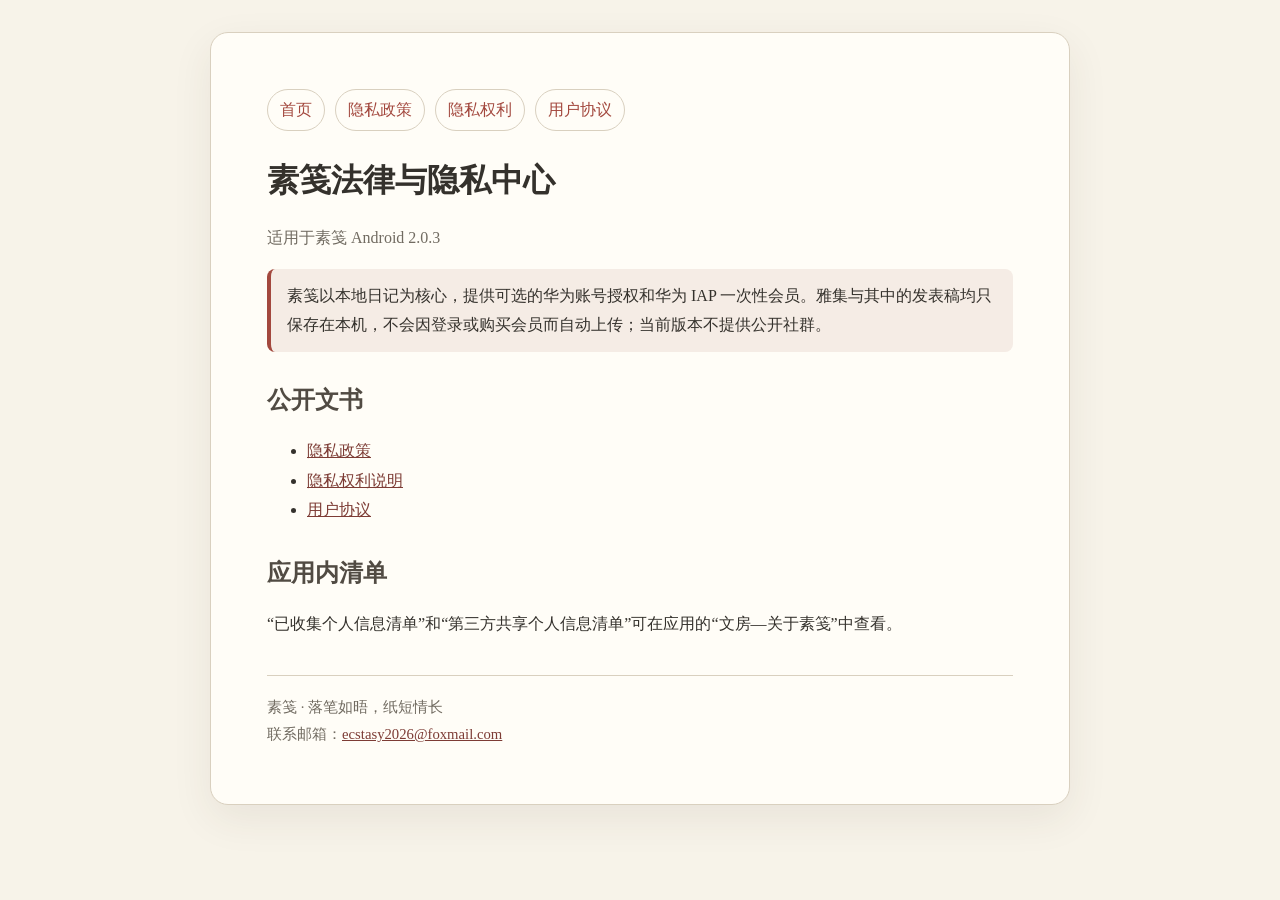
<file: index.html>
<!doctype html>
<html lang="zh-CN">
<head>
  <meta charset="utf-8">
  <meta name="viewport" content="width=device-width,initial-scale=1">
  <meta name="description" content="素笺法律与隐私中心">
  <title>法律与隐私中心｜素笺</title>
  <link rel="stylesheet" href="styles.css">
</head>
<body>
<main>
  <nav aria-label="法律文书导航">
    <a href="index.html">首页</a>
    <a href="privacy.html">隐私政策</a>
    <a href="privacy-rights.html">隐私权利</a>
    <a href="user-agreement.html">用户协议</a>
  </nav>
  <h1>素笺法律与隐私中心</h1>
  <p class="meta">适用于素笺 Android 2.0.3</p>
  <p class="notice">素笺以本地日记为核心，提供可选的华为账号授权和华为 IAP 一次性会员。雅集与其中的发表稿均只保存在本机，不会因登录或购买会员而自动上传；当前版本不提供公开社群。</p>
  <h2>公开文书</h2>
  <ul>
    <li><a href="privacy.html">隐私政策</a></li>
    <li><a href="privacy-rights.html">隐私权利说明</a></li>
    <li><a href="user-agreement.html">用户协议</a></li>
  </ul>
  <h2>应用内清单</h2>
  <p>“已收集个人信息清单”和“第三方共享个人信息清单”可在应用的“文房—关于素笺”中查看。</p>
  <footer>素笺 · 落笔如晤，纸短情长<br>联系邮箱：<a href="mailto:ecstasy2026@foxmail.com">ecstasy2026@foxmail.com</a></footer>
</main>
</body>
</html>
</file>
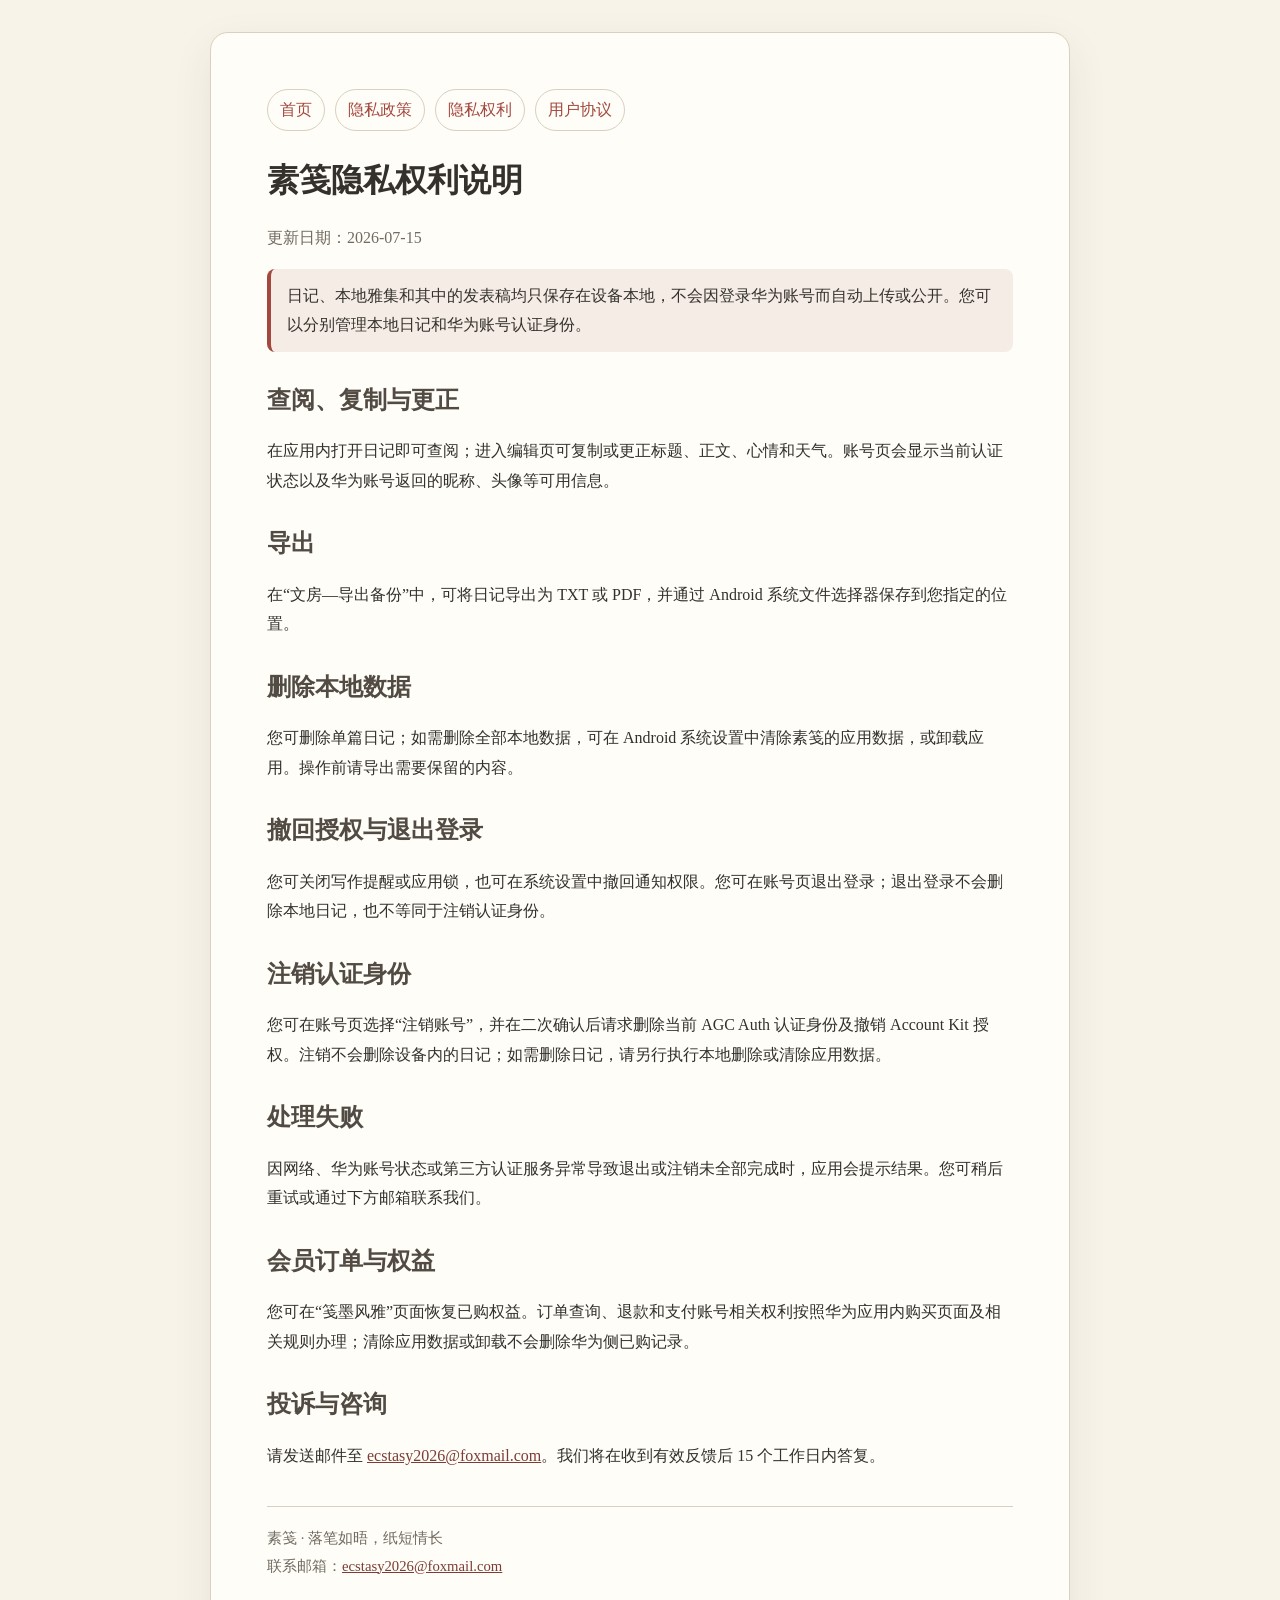
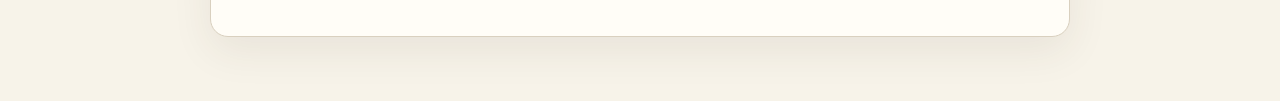
<file: privacy-rights.html>
<!doctype html>
<html lang="zh-CN"><head><meta charset="utf-8"><meta name="viewport" content="width=device-width,initial-scale=1"><meta name="description" content="素笺隐私权利说明"><title>隐私权利｜素笺</title><link rel="stylesheet" href="styles.css"></head><body><main>
<nav aria-label="法律文书导航"><a href="index.html">首页</a><a href="privacy.html">隐私政策</a><a href="privacy-rights.html">隐私权利</a><a href="user-agreement.html">用户协议</a></nav>
<h1>素笺隐私权利说明</h1><p class="meta">更新日期：2026-07-15</p>
<p class="notice">日记、本地雅集和其中的发表稿均只保存在设备本地，不会因登录华为账号而自动上传或公开。您可以分别管理本地日记和华为账号认证身份。</p>
<h2>查阅、复制与更正</h2><p>在应用内打开日记即可查阅；进入编辑页可复制或更正标题、正文、心情和天气。账号页会显示当前认证状态以及华为账号返回的昵称、头像等可用信息。</p>
<h2>导出</h2><p>在“文房—导出备份”中，可将日记导出为 TXT 或 PDF，并通过 Android 系统文件选择器保存到您指定的位置。</p>
<h2>删除本地数据</h2><p>您可删除单篇日记；如需删除全部本地数据，可在 Android 系统设置中清除素笺的应用数据，或卸载应用。操作前请导出需要保留的内容。</p>
<h2>撤回授权与退出登录</h2><p>您可关闭写作提醒或应用锁，也可在系统设置中撤回通知权限。您可在账号页退出登录；退出登录不会删除本地日记，也不等同于注销认证身份。</p>
<h2>注销认证身份</h2><p>您可在账号页选择“注销账号”，并在二次确认后请求删除当前 AGC Auth 认证身份及撤销 Account Kit 授权。注销不会删除设备内的日记；如需删除日记，请另行执行本地删除或清除应用数据。</p>
<h2>处理失败</h2><p>因网络、华为账号状态或第三方认证服务异常导致退出或注销未全部完成时，应用会提示结果。您可稍后重试或通过下方邮箱联系我们。</p>
<h2>会员订单与权益</h2><p>您可在“笺墨风雅”页面恢复已购权益。订单查询、退款和支付账号相关权利按照华为应用内购买页面及相关规则办理；清除应用数据或卸载不会删除华为侧已购记录。</p>
<h2>投诉与咨询</h2><p>请发送邮件至 <a href="mailto:ecstasy2026@foxmail.com">ecstasy2026@foxmail.com</a>。我们将在收到有效反馈后 15 个工作日内答复。</p>
<footer>素笺 · 落笔如晤，纸短情长<br>联系邮箱：<a href="mailto:ecstasy2026@foxmail.com">ecstasy2026@foxmail.com</a></footer>
</main></body></html>
</file>
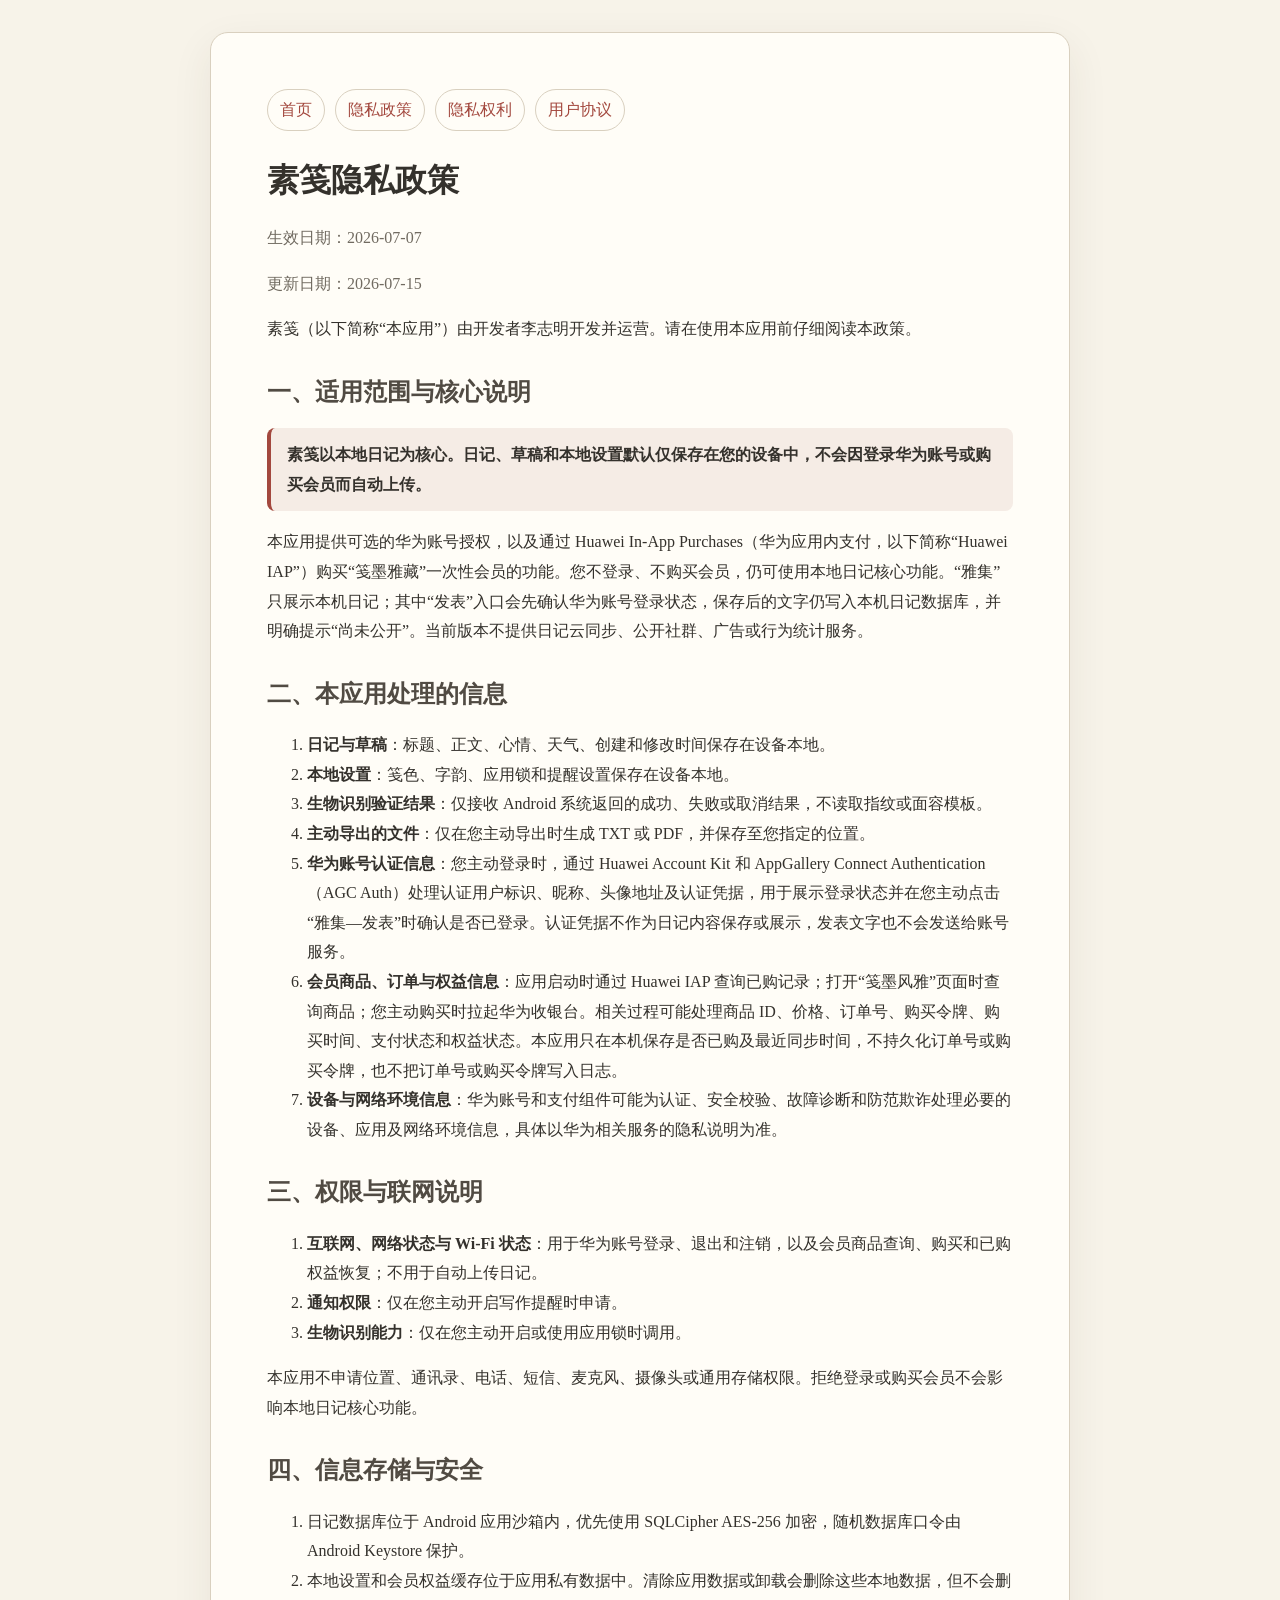
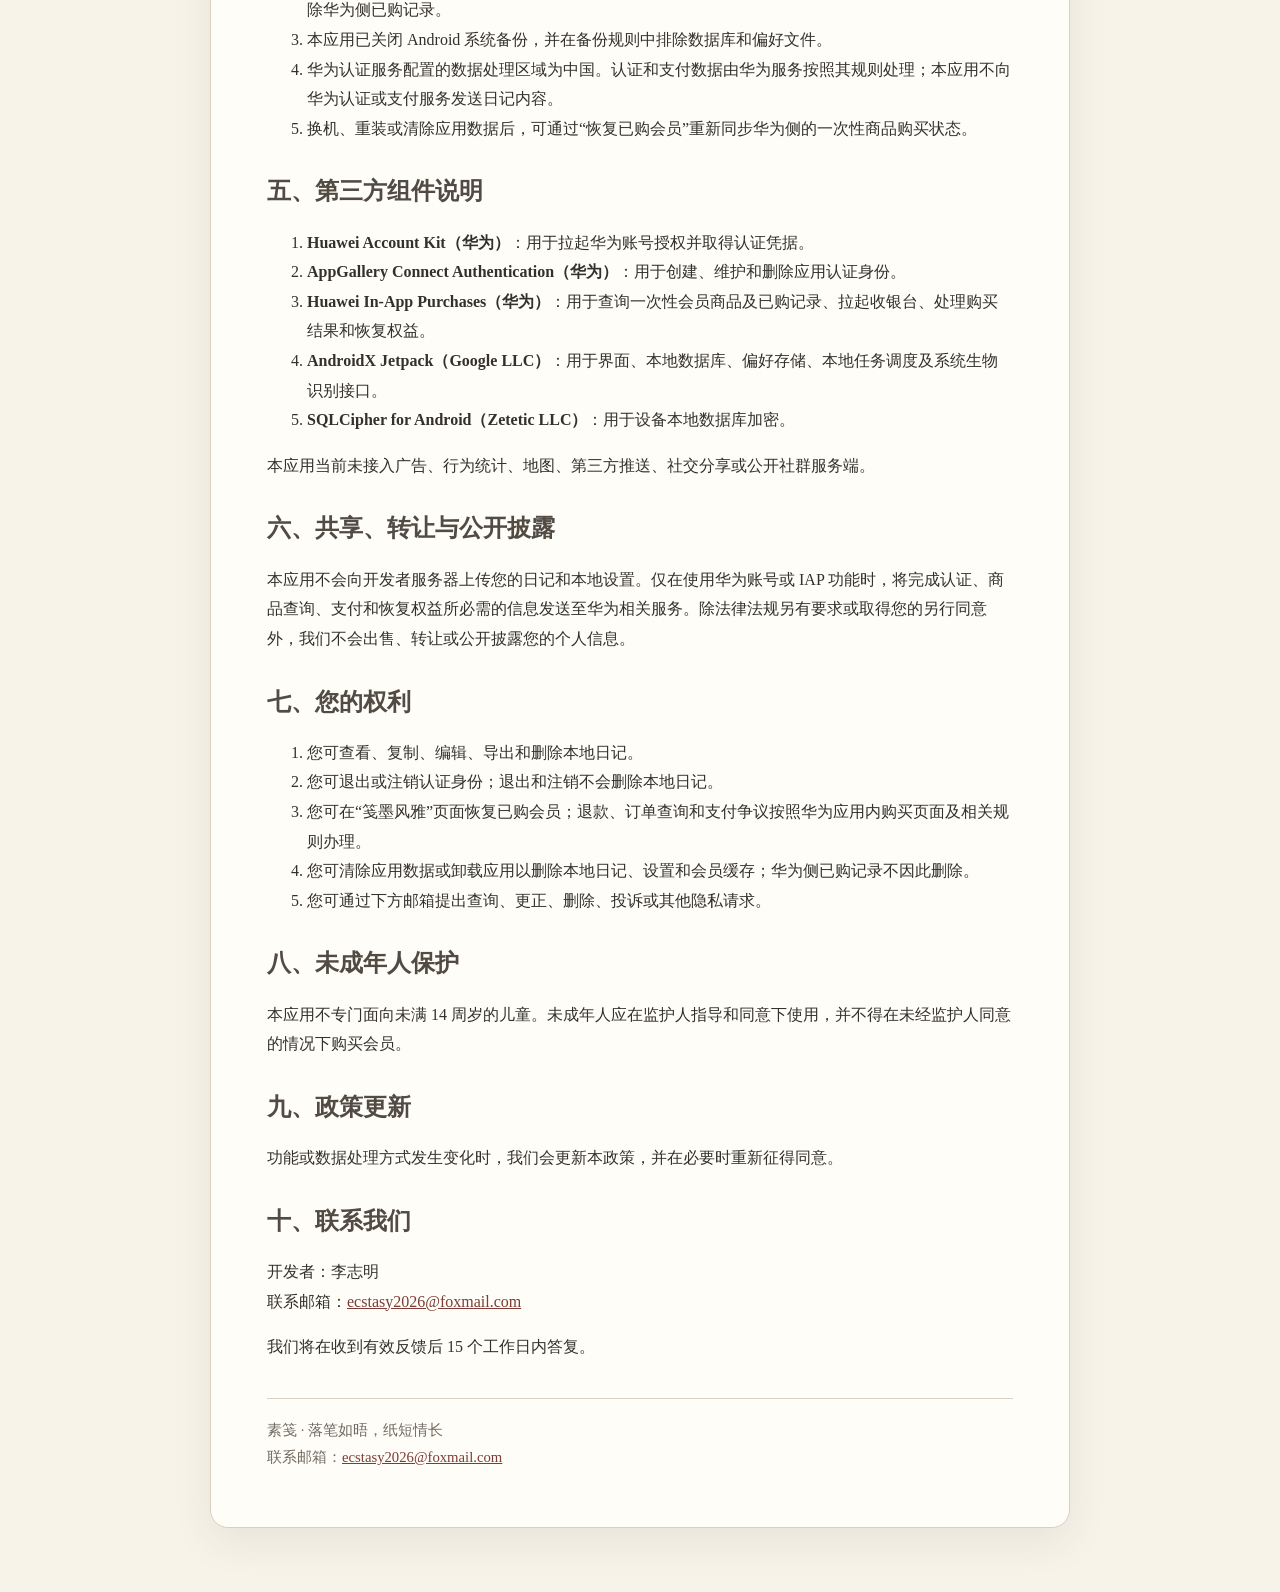
<file: privacy.html>
<!doctype html>
<html lang="zh-CN">
<head>
  <meta charset="utf-8">
  <meta name="viewport" content="width=device-width,initial-scale=1">
  <meta name="description" content="素笺隐私政策">
  <title>隐私政策｜素笺</title>
  <link rel="stylesheet" href="styles.css">
</head>
<body>
<main>
  <nav aria-label="法律文书导航"><a href="index.html">首页</a><a href="privacy.html">隐私政策</a><a href="privacy-rights.html">隐私权利</a><a href="user-agreement.html">用户协议</a></nav>
  <h1>素笺隐私政策</h1>
  <p class="meta">生效日期：2026-07-07</p>
  <p class="meta">更新日期：2026-07-15</p>
  <p>素笺（以下简称“本应用”）由开发者李志明开发并运营。请在使用本应用前仔细阅读本政策。</p>

  <h2>一、适用范围与核心说明</h2>
  <p class="notice"><strong>素笺以本地日记为核心。日记、草稿和本地设置默认仅保存在您的设备中，不会因登录华为账号或购买会员而自动上传。</strong></p>
  <p>本应用提供可选的华为账号授权，以及通过 Huawei In-App Purchases（华为应用内支付，以下简称“Huawei IAP”）购买“笺墨雅藏”一次性会员的功能。您不登录、不购买会员，仍可使用本地日记核心功能。“雅集”只展示本机日记；其中“发表”入口会先确认华为账号登录状态，保存后的文字仍写入本机日记数据库，并明确提示“尚未公开”。当前版本不提供日记云同步、公开社群、广告或行为统计服务。</p>

  <h2>二、本应用处理的信息</h2>
  <ol>
    <li><strong>日记与草稿</strong>：标题、正文、心情、天气、创建和修改时间保存在设备本地。</li>
    <li><strong>本地设置</strong>：笺色、字韵、应用锁和提醒设置保存在设备本地。</li>
    <li><strong>生物识别验证结果</strong>：仅接收 Android 系统返回的成功、失败或取消结果，不读取指纹或面容模板。</li>
    <li><strong>主动导出的文件</strong>：仅在您主动导出时生成 TXT 或 PDF，并保存至您指定的位置。</li>
    <li><strong>华为账号认证信息</strong>：您主动登录时，通过 Huawei Account Kit 和 AppGallery Connect Authentication（AGC Auth）处理认证用户标识、昵称、头像地址及认证凭据，用于展示登录状态并在您主动点击“雅集—发表”时确认是否已登录。认证凭据不作为日记内容保存或展示，发表文字也不会发送给账号服务。</li>
    <li><strong>会员商品、订单与权益信息</strong>：应用启动时通过 Huawei IAP 查询已购记录；打开“笺墨风雅”页面时查询商品；您主动购买时拉起华为收银台。相关过程可能处理商品 ID、价格、订单号、购买令牌、购买时间、支付状态和权益状态。本应用只在本机保存是否已购及最近同步时间，不持久化订单号或购买令牌，也不把订单号或购买令牌写入日志。</li>
    <li><strong>设备与网络环境信息</strong>：华为账号和支付组件可能为认证、安全校验、故障诊断和防范欺诈处理必要的设备、应用及网络环境信息，具体以华为相关服务的隐私说明为准。</li>
  </ol>

  <h2>三、权限与联网说明</h2>
  <ol>
    <li><strong>互联网、网络状态与 Wi-Fi 状态</strong>：用于华为账号登录、退出和注销，以及会员商品查询、购买和已购权益恢复；不用于自动上传日记。</li>
    <li><strong>通知权限</strong>：仅在您主动开启写作提醒时申请。</li>
    <li><strong>生物识别能力</strong>：仅在您主动开启或使用应用锁时调用。</li>
  </ol>
  <p>本应用不申请位置、通讯录、电话、短信、麦克风、摄像头或通用存储权限。拒绝登录或购买会员不会影响本地日记核心功能。</p>

  <h2>四、信息存储与安全</h2>
  <ol>
    <li>日记数据库位于 Android 应用沙箱内，优先使用 SQLCipher AES-256 加密，随机数据库口令由 Android Keystore 保护。</li>
    <li>本地设置和会员权益缓存位于应用私有数据中。清除应用数据或卸载会删除这些本地数据，但不会删除华为侧已购记录。</li>
    <li>本应用已关闭 Android 系统备份，并在备份规则中排除数据库和偏好文件。</li>
    <li>华为认证服务配置的数据处理区域为中国。认证和支付数据由华为服务按照其规则处理；本应用不向华为认证或支付服务发送日记内容。</li>
    <li>换机、重装或清除应用数据后，可通过“恢复已购会员”重新同步华为侧的一次性商品购买状态。</li>
  </ol>

  <h2>五、第三方组件说明</h2>
  <ol>
    <li><strong>Huawei Account Kit（华为）</strong>：用于拉起华为账号授权并取得认证凭据。</li>
    <li><strong>AppGallery Connect Authentication（华为）</strong>：用于创建、维护和删除应用认证身份。</li>
    <li><strong>Huawei In-App Purchases（华为）</strong>：用于查询一次性会员商品及已购记录、拉起收银台、处理购买结果和恢复权益。</li>
    <li><strong>AndroidX Jetpack（Google LLC）</strong>：用于界面、本地数据库、偏好存储、本地任务调度及系统生物识别接口。</li>
    <li><strong>SQLCipher for Android（Zetetic LLC）</strong>：用于设备本地数据库加密。</li>
  </ol>
  <p>本应用当前未接入广告、行为统计、地图、第三方推送、社交分享或公开社群服务端。</p>

  <h2>六、共享、转让与公开披露</h2>
  <p>本应用不会向开发者服务器上传您的日记和本地设置。仅在使用华为账号或 IAP 功能时，将完成认证、商品查询、支付和恢复权益所必需的信息发送至华为相关服务。除法律法规另有要求或取得您的另行同意外，我们不会出售、转让或公开披露您的个人信息。</p>

  <h2>七、您的权利</h2>
  <ol>
    <li>您可查看、复制、编辑、导出和删除本地日记。</li>
    <li>您可退出或注销认证身份；退出和注销不会删除本地日记。</li>
    <li>您可在“笺墨风雅”页面恢复已购会员；退款、订单查询和支付争议按照华为应用内购买页面及相关规则办理。</li>
    <li>您可清除应用数据或卸载应用以删除本地日记、设置和会员缓存；华为侧已购记录不因此删除。</li>
    <li>您可通过下方邮箱提出查询、更正、删除、投诉或其他隐私请求。</li>
  </ol>

  <h2>八、未成年人保护</h2>
  <p>本应用不专门面向未满 14 周岁的儿童。未成年人应在监护人指导和同意下使用，并不得在未经监护人同意的情况下购买会员。</p>
  <h2>九、政策更新</h2>
  <p>功能或数据处理方式发生变化时，我们会更新本政策，并在必要时重新征得同意。</p>
  <h2>十、联系我们</h2>
  <p>开发者：李志明<br>联系邮箱：<a href="mailto:ecstasy2026@foxmail.com">ecstasy2026@foxmail.com</a></p>
  <p>我们将在收到有效反馈后 15 个工作日内答复。</p>
  <footer>素笺 · 落笔如晤，纸短情长<br>联系邮箱：<a href="mailto:ecstasy2026@foxmail.com">ecstasy2026@foxmail.com</a></footer>
</main>
</body>
</html>
</file>
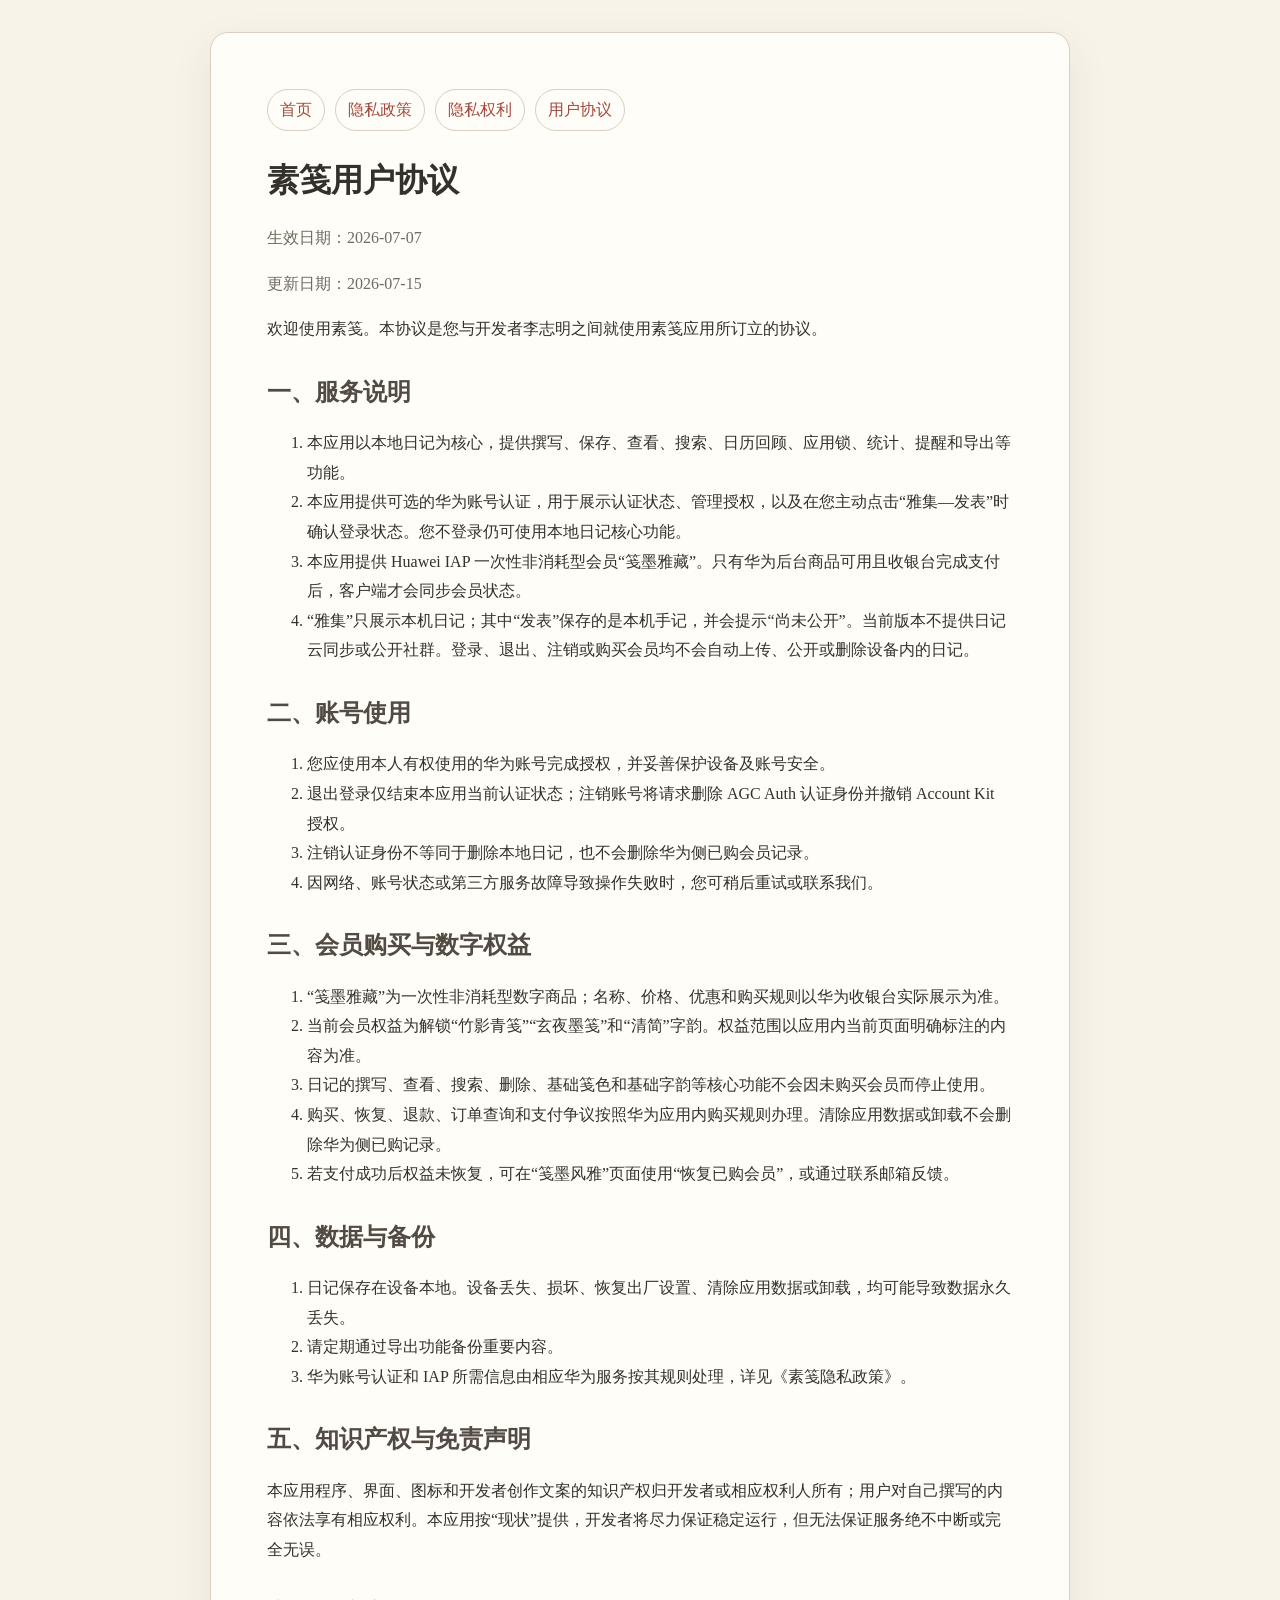
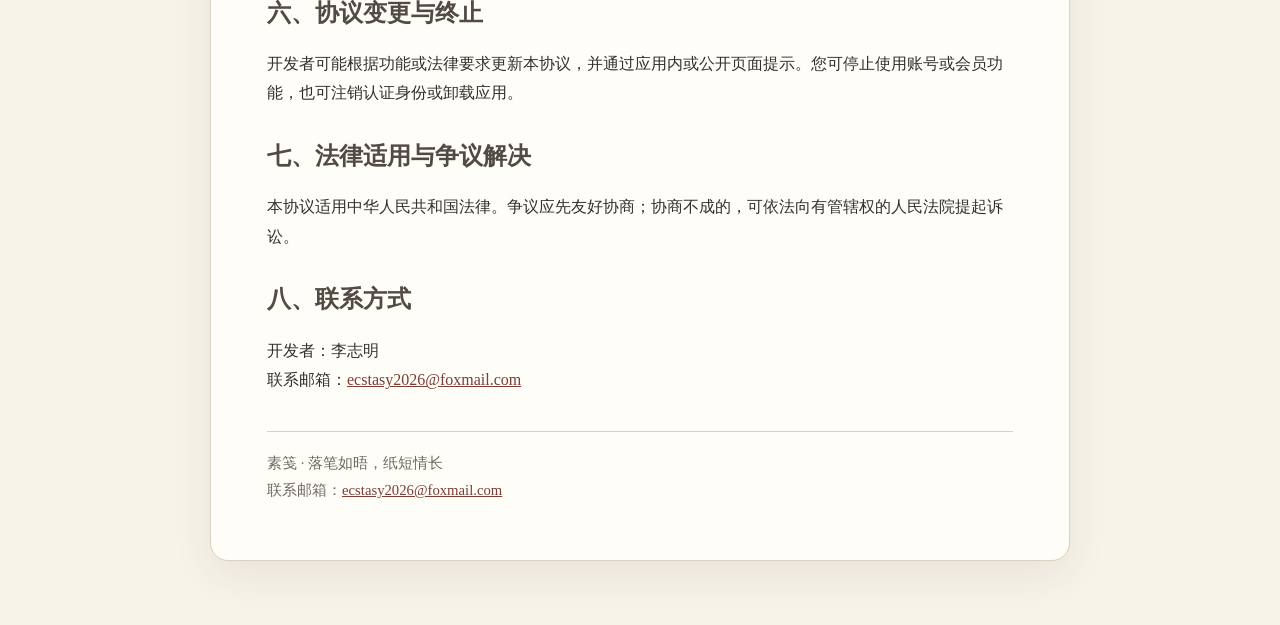
<file: user-agreement.html>
<!doctype html>
<html lang="zh-CN">
<head>
  <meta charset="utf-8">
  <meta name="viewport" content="width=device-width,initial-scale=1">
  <meta name="description" content="素笺用户协议">
  <title>用户协议｜素笺</title>
  <link rel="stylesheet" href="styles.css">
</head>
<body>
<main>
  <nav aria-label="法律文书导航"><a href="index.html">首页</a><a href="privacy.html">隐私政策</a><a href="privacy-rights.html">隐私权利</a><a href="user-agreement.html">用户协议</a></nav>
  <h1>素笺用户协议</h1>
  <p class="meta">生效日期：2026-07-07</p>
  <p class="meta">更新日期：2026-07-15</p>
  <p>欢迎使用素笺。本协议是您与开发者李志明之间就使用素笺应用所订立的协议。</p>

  <h2>一、服务说明</h2>
  <ol>
    <li>本应用以本地日记为核心，提供撰写、保存、查看、搜索、日历回顾、应用锁、统计、提醒和导出等功能。</li>
    <li>本应用提供可选的华为账号认证，用于展示认证状态、管理授权，以及在您主动点击“雅集—发表”时确认登录状态。您不登录仍可使用本地日记核心功能。</li>
    <li>本应用提供 Huawei IAP 一次性非消耗型会员“笺墨雅藏”。只有华为后台商品可用且收银台完成支付后，客户端才会同步会员状态。</li>
    <li>“雅集”只展示本机日记；其中“发表”保存的是本机手记，并会提示“尚未公开”。当前版本不提供日记云同步或公开社群。登录、退出、注销或购买会员均不会自动上传、公开或删除设备内的日记。</li>
  </ol>

  <h2>二、账号使用</h2>
  <ol>
    <li>您应使用本人有权使用的华为账号完成授权，并妥善保护设备及账号安全。</li>
    <li>退出登录仅结束本应用当前认证状态；注销账号将请求删除 AGC Auth 认证身份并撤销 Account Kit 授权。</li>
    <li>注销认证身份不等同于删除本地日记，也不会删除华为侧已购会员记录。</li>
    <li>因网络、账号状态或第三方服务故障导致操作失败时，您可稍后重试或联系我们。</li>
  </ol>

  <h2>三、会员购买与数字权益</h2>
  <ol>
    <li>“笺墨雅藏”为一次性非消耗型数字商品；名称、价格、优惠和购买规则以华为收银台实际展示为准。</li>
    <li>当前会员权益为解锁“竹影青笺”“玄夜墨笺”和“清简”字韵。权益范围以应用内当前页面明确标注的内容为准。</li>
    <li>日记的撰写、查看、搜索、删除、基础笺色和基础字韵等核心功能不会因未购买会员而停止使用。</li>
    <li>购买、恢复、退款、订单查询和支付争议按照华为应用内购买规则办理。清除应用数据或卸载不会删除华为侧已购记录。</li>
    <li>若支付成功后权益未恢复，可在“笺墨风雅”页面使用“恢复已购会员”，或通过联系邮箱反馈。</li>
  </ol>

  <h2>四、数据与备份</h2>
  <ol>
    <li>日记保存在设备本地。设备丢失、损坏、恢复出厂设置、清除应用数据或卸载，均可能导致数据永久丢失。</li>
    <li>请定期通过导出功能备份重要内容。</li>
    <li>华为账号认证和 IAP 所需信息由相应华为服务按其规则处理，详见《素笺隐私政策》。</li>
  </ol>

  <h2>五、知识产权与免责声明</h2>
  <p>本应用程序、界面、图标和开发者创作文案的知识产权归开发者或相应权利人所有；用户对自己撰写的内容依法享有相应权利。本应用按“现状”提供，开发者将尽力保证稳定运行，但无法保证服务绝不中断或完全无误。</p>
  <h2>六、协议变更与终止</h2>
  <p>开发者可能根据功能或法律要求更新本协议，并通过应用内或公开页面提示。您可停止使用账号或会员功能，也可注销认证身份或卸载应用。</p>
  <h2>七、法律适用与争议解决</h2>
  <p>本协议适用中华人民共和国法律。争议应先友好协商；协商不成的，可依法向有管辖权的人民法院提起诉讼。</p>
  <h2>八、联系方式</h2>
  <p>开发者：李志明<br>联系邮箱：<a href="mailto:ecstasy2026@foxmail.com">ecstasy2026@foxmail.com</a></p>
  <footer>素笺 · 落笔如晤，纸短情长<br>联系邮箱：<a href="mailto:ecstasy2026@foxmail.com">ecstasy2026@foxmail.com</a></footer>
</main>
</body>
</html>
</file>
<file: styles.css>
:root { color-scheme: light; --paper:#f7f3e9; --card:#fffdf7; --ink:#34312c; --muted:#716b61; --seal:#a3483e; --line:#d9d0bf; }
*{box-sizing:border-box}body{margin:0;background:var(--paper);color:var(--ink);font-family:"Noto Serif SC","Songti SC",serif;line-height:1.85}main{width:min(860px,calc(100% - 32px));margin:32px auto 64px;background:var(--card);border:1px solid var(--line);border-radius:18px;padding:clamp(24px,5vw,56px);box-shadow:0 14px 40px rgba(67,54,39,.08)}nav{display:flex;gap:10px;flex-wrap:wrap;margin-bottom:28px}nav a{color:var(--seal);text-decoration:none;border:1px solid var(--line);border-radius:999px;padding:5px 12px}h1,h2{line-height:1.35}h1{font-size:2rem;margin-top:0}h2{margin-top:2rem;color:#514b43}a{color:#7d3c35;overflow-wrap:anywhere}.meta{color:var(--muted)}.notice{border-left:4px solid var(--seal);background:#f5ece5;padding:12px 16px;border-radius:8px}footer{margin-top:36px;padding-top:18px;border-top:1px solid var(--line);color:var(--muted);font-size:.92rem}@media(max-width:560px){main{margin:0 auto;border:0;border-radius:0;padding:24px 18px;min-height:100vh}}
</file>
